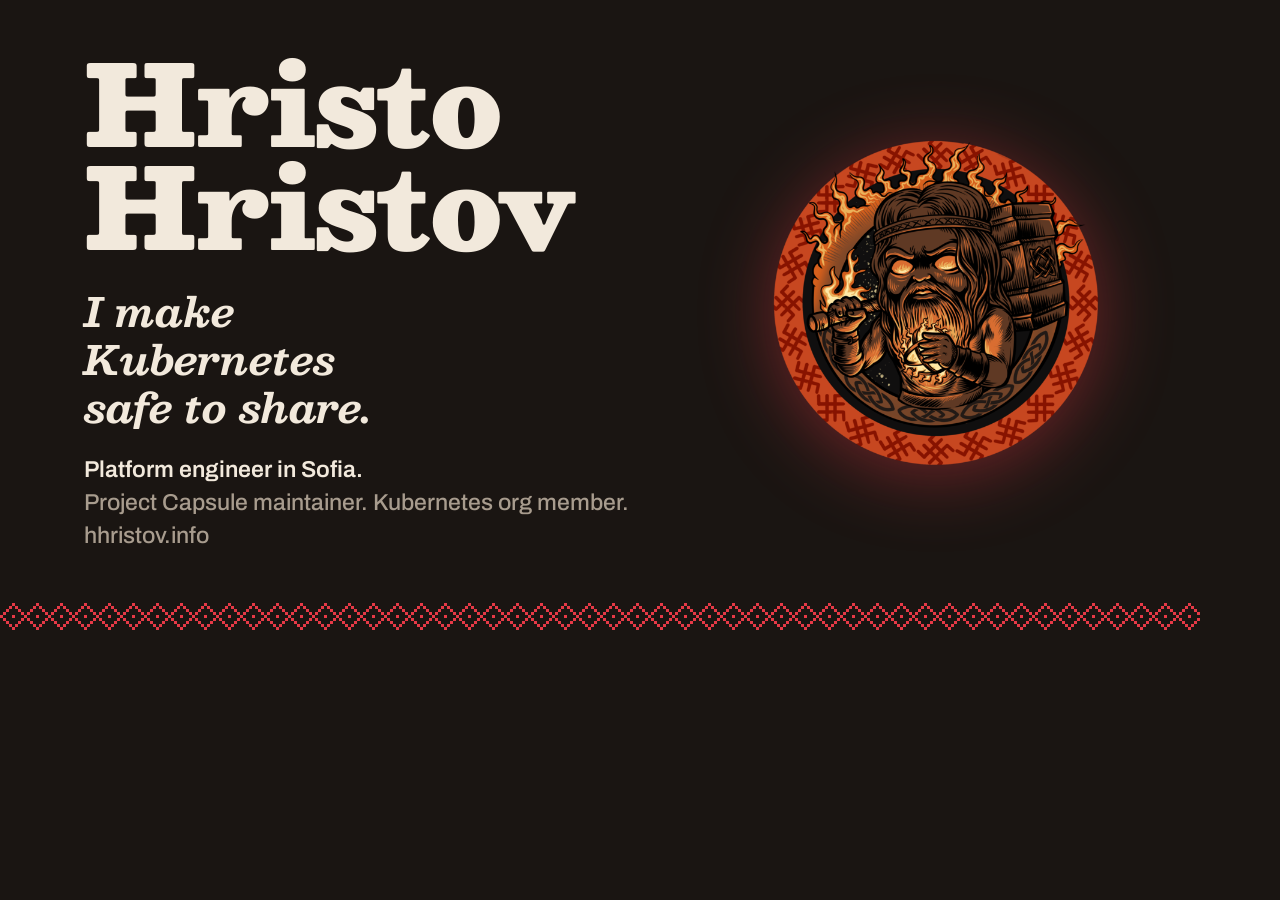
<file: scripts/og-card.html>
<!DOCTYPE html>
<html lang="en">
<head>
  <meta charset="UTF-8" />
  <title>Social card source</title>
  <!--
    Source for assets/og-card.png, the 1200x630 image used for link previews
    (Open Graph / Twitter cards). Regenerate after changing it:

      "/Applications/Google Chrome.app/Contents/MacOS/Google Chrome" --headless=new \
        --hide-scrollbars --window-size=1200,630 --virtual-time-budget=8000 \
        --screenshot=assets/og-card.png "file://$PWD/scripts/og-card.html"
  -->
  <link rel="preconnect" href="https://fonts.googleapis.com" />
  <link rel="preconnect" href="https://fonts.gstatic.com" crossorigin />
  <link rel="stylesheet" href="https://fonts.googleapis.com/css2?family=Archivo:wght@500;600&family=Besley:ital,wght@0,900;1,700&display=block" />
  <style>
    html, body { margin: 0; }
    body {
      width: 1200px; height: 630px; overflow: hidden; position: relative;
      background: #1A1512; color: #F2E9DC; font-family: "Archivo", sans-serif;
      -webkit-font-smoothing: antialiased;
    }
    .card { position: absolute; inset: 0 0 27px 0; display: flex; align-items: center; gap: 56px; padding: 0 84px; }
    .text { flex: 1 1 auto; min-width: 0; }
    h1 {
      font-family: "Besley", serif; font-weight: 900; font-size: 112px;
      line-height: 0.92; letter-spacing: -0.015em; margin: 0 0 30px;
    }
    .tag {
      font-family: "Besley", serif; font-style: italic; font-weight: 700;
      font-size: 40px; line-height: 1.2; margin: 0 0 22px; max-width: 14ch;
    }
    .sub { font-size: 23px; font-weight: 500; line-height: 1.45; color: #A89C8E; margin: 0; }
    .sub strong { color: #F2E9DC; font-weight: 600; }
    .avatar { flex: 0 0 auto; width: 360px; height: 360px; filter: drop-shadow(0 10px 36px rgba(230, 57, 70, 0.42)); }
    .stitch {
      position: absolute; left: 0; right: 0; bottom: 0; height: 27px; background-color: #E63946;
      -webkit-mask: url("data:image/svg+xml,%3Csvg xmlns='http://www.w3.org/2000/svg' viewBox='0 0 8 9' shape-rendering='crispEdges'%3E%3Cpath fill='%23fff' d='M4 0h1v1H4zM3 1h1v1H3zM5 1h1v1H5zM2 2h1v1H2zM6 2h1v1H6zM1 3h1v1H1zM7 3h1v1H7zM0 4h1v1H0zM4 4h1v1H4zM1 5h1v1H1zM7 5h1v1H7zM2 6h1v1H2zM6 6h1v1H6zM3 7h1v1H3zM5 7h1v1H5zM4 8h1v1H4z'/%3E%3C/svg%3E") repeat-x left center / auto 100%;
      mask: url("data:image/svg+xml,%3Csvg xmlns='http://www.w3.org/2000/svg' viewBox='0 0 8 9' shape-rendering='crispEdges'%3E%3Cpath fill='%23fff' d='M4 0h1v1H4zM3 1h1v1H3zM5 1h1v1H5zM2 2h1v1H2zM6 2h1v1H6zM1 3h1v1H1zM7 3h1v1H7zM0 4h1v1H0zM4 4h1v1H4zM1 5h1v1H1zM7 5h1v1H7zM2 6h1v1H2zM6 6h1v1H6zM3 7h1v1H3zM5 7h1v1H5zM4 8h1v1H4z'/%3E%3C/svg%3E") repeat-x left center / auto 100%;
    }
  </style>
</head>
<body>
  <div class="card">
    <div class="text">
      <h1>Hristo<br />Hristov</h1>
      <p class="tag">I make Kubernetes safe to share.</p>
      <p class="sub"><strong>Platform engineer in Sofia.</strong><br />Project Capsule maintainer. Kubernetes org member.<br />hhristov.info</p>
    </div>
    <img class="avatar" src="../assets/avatar.png" alt="" />
  </div>
  <div class="stitch"></div>
</body>
</html>
</file>
